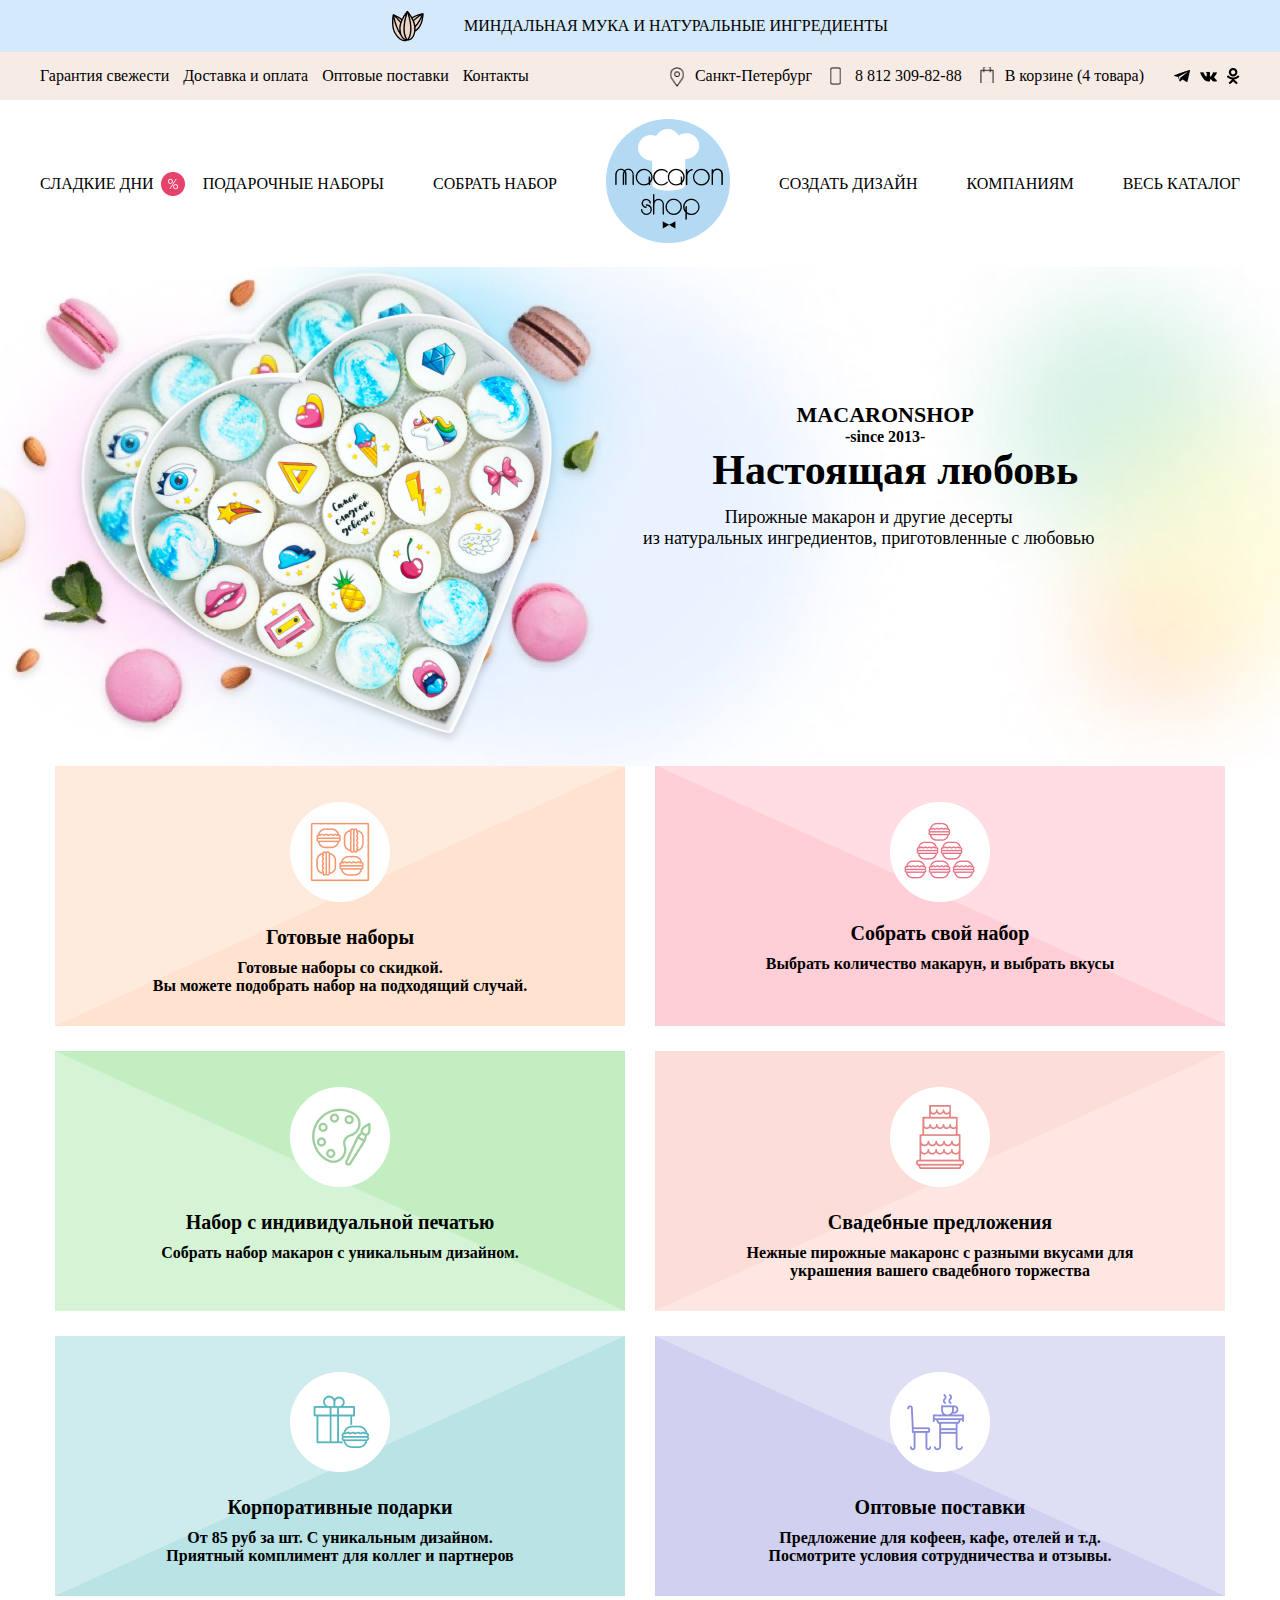
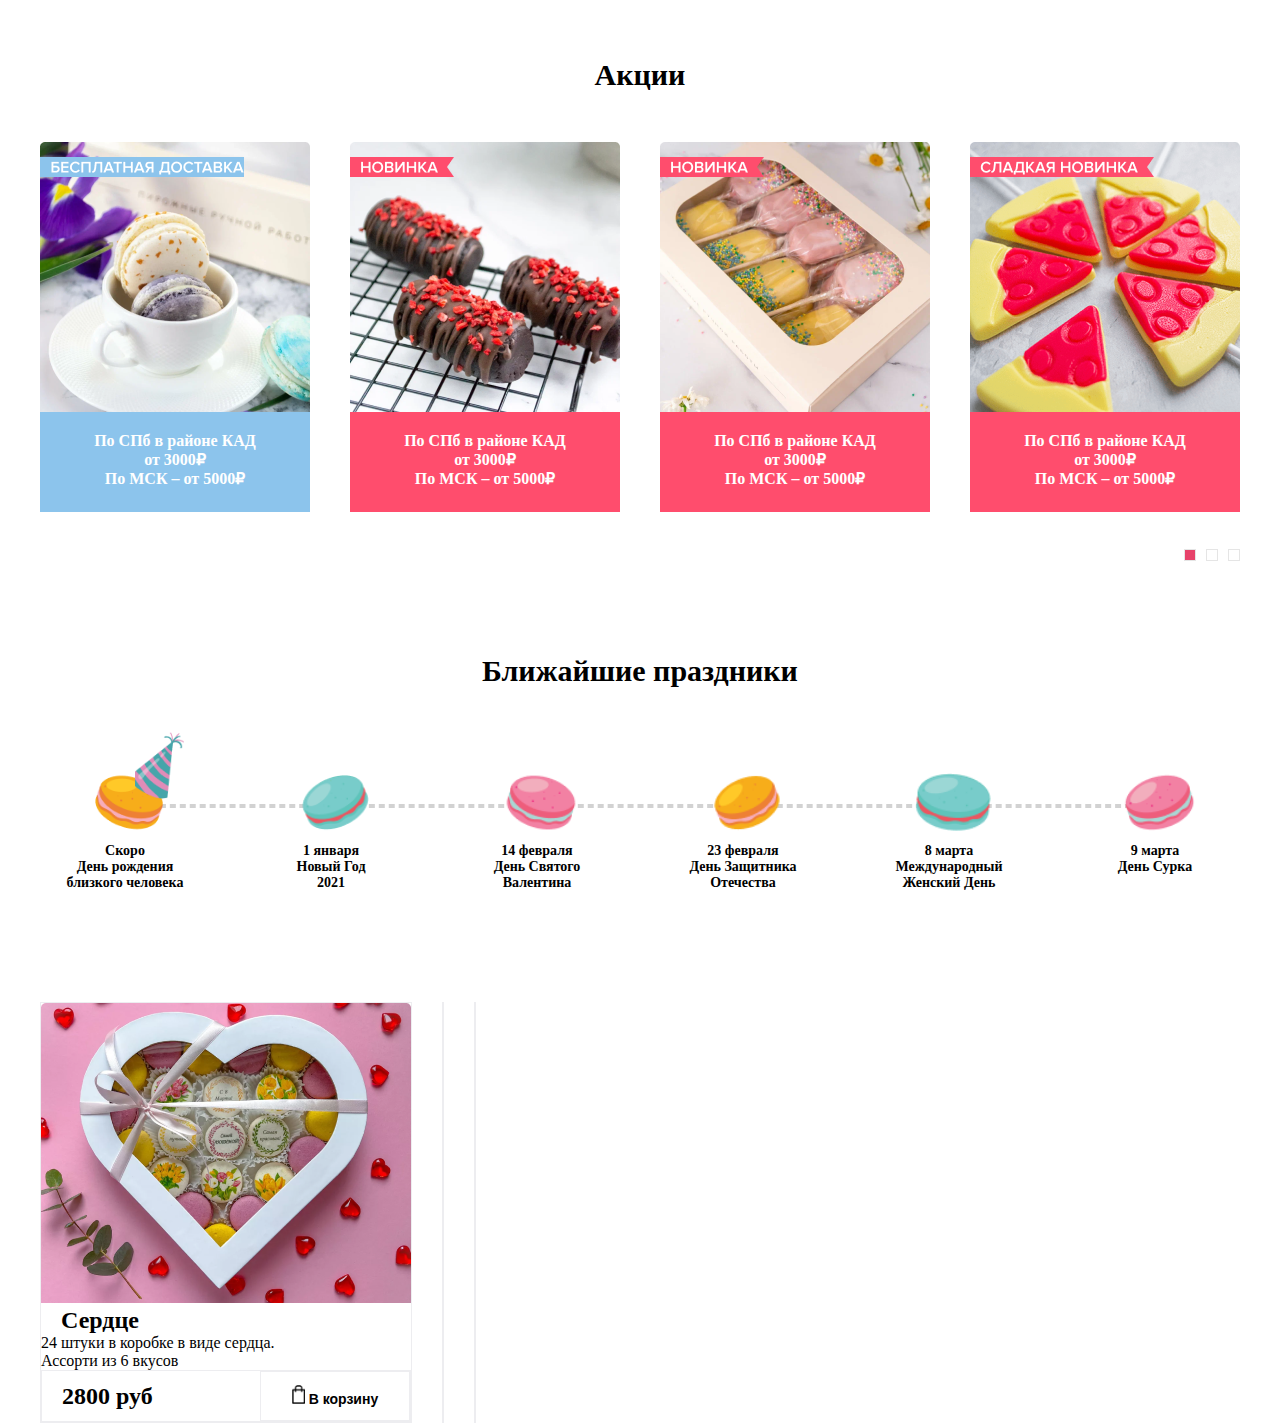
<file: index.html>
<!DOCTYPE html>
<html lang="en">
<head>
    <meta charset="UTF-8">
    <meta name="viewport" content="width=device-width, initial-scale=1.0">
    <title>Macaron shop</title>
    <link rel="stylesheet" href="style.css">
</head>
<body>
    <header class="header">
        <div class="header__top">
            <div class="container">
                <img src="image/Group 108.png" alt="">
                <p>МИНДАЛЬНАЯ МУКА И НАТУРАЛЬНЫЕ ИНГРЕДИЕНТЫ</p>
            </div>
        </div>
        <div class="header__center">
            <div class="container">
                <ul class="center__left">
                    <li>Гарантия свежести</li>
                    <li>Доставка и оплата</li>
                    <li>Оптовые поставки</li>
                    <li>Контакты</li>
                </ul>
                <div class="center__right">
                    <ul>
                        <li>Санкт-Петербург</li>
                        <li>8 812 309-82-88</li>
                        <li>В корзине (4 товара)</li>
                    </ul>
                    <div class="center__image">
                        <img src="image/Vector (52).png" alt="">
                        <img src="image/Vector (53).png" alt="">
                        <img src="image/Group (27).png" alt="">
                    </div>
                </div>
            </div>
        </div>
        <div class="header__bottom">
            <div class="container">
                <ul>
                    <li>СЛАДКИЕ ДНИ</li>
                    <li>подарочные наборы</li>
                    <li>Собрать набор</li>
                    <li><img src="image/лого (2).png" alt=""></li>
                    <li>Создать дизайн</li>
                    <li>КОМПАНИЯМ</li>
                    <li>ВЕСЬ КАТАЛОГ</li>
                    
                </ul>
            </div>
        </div>
    </header>
    <main>
        <section class="Macaron">
            <div class="container">
                <div class="box__info">
                    <div class="left__box">
                        <img src="image/sweete.png" alt="">
                    </div>
                    <div class="right__box">
                        <div class="since">
                            <h2>MACARONSHOP</h2>
                            <h5>-since 2013-</h5>
                        </div>
                        <div class="text">
                            <h2>Настоящая любовь</h2>
                            <p>Пирожные макарон и другие десерты <br> из натуральных ингредиентов, приготовленные с любовью</p>
                        </div>
                    </div>
                </div>
            </div>
        </section>
        <section class="macaron__box">
            <div class="container">
                <div class="cookies_info">
                    <div class="left_box">
                        <div class="cookies">
                            <img src="image/Group 125.png" alt="">
                            <h4>Готовые наборы</h4>
                            <p>Готовые наборы со скидкой. <br> Вы можете подобрать набор на подходящий случай.</p>
                        </div>
                        <div class="cookies_1">
                            <img src="image/Group 124.png" alt="">
                            <h4>Набор с индивидуальной печатью</h4>
                            <p>Собрать набор макарон с уникальным дизайном. </p>
                        </div>
                        <div class="cookies_2">
                            <img src="image/Group 131.png" alt="">
                            <h4>Корпоративные подарки</h4>
                            <p>От 85 руб за шт. С уникальным дизайном. <br>Приятный комплимент для коллег и партнеров</p>
                        </div>
                    </div>
                    <div class="right_box">
                        <div class="sweet">
                            <img src="image/Group 122.png" alt="">
                            <h4>Собрать свой набор</h4>
                            <p>Выбрать количество макарун, и выбрать вкусы</p>
                        </div>
                        <div class="sweet_1">
                            <img src="image/Group 123.png" alt="">
                            <h4>Свадебные предложения</h4>
                            <p>Нежные пирожные макаронс с разными вкусами для <br> украшения вашего свадебного торжества</p>
                        </div>
                        <div class="sweet_2">
                            <img src="image/Group 130.png" alt="">
                            <h4>Оптовые поставки</h4>
                            <p>Предложение для кофеен, кафе, отелей и т.д. <br>
                                Посмотрите условия сотрудничества и отзывы.</p>
                        </div>
                    </div>
                </div>
                <div class="sale">
                    <h4>Акции</h4>
                </div>
            </div>
        </section>
        <section class="sell">
            <div class="container">
                <div class="biscuits">
                    <div class="card">
                    </div>
                    <div class="card1"></div>
                    <div class="card2"></div>
                    <div class="card3"></div>
                </div>
                <div class="info_1">
                    <div class="box">
                        <p>По СПб в районе КАД <br>  от 3000₽ <br>По МСК – от 5000₽</p>
                    </div>
                    <div class="box1">
                        <p>По СПб в районе КАД <br>  от 3000₽ <br>По МСК – от 5000₽</p>
                    </div>
                    <div class="box1">
                        <p>По СПб в районе КАД <br>  от 3000₽ <br>По МСК – от 5000₽</p>
                    </div>
                    <div class="box1">
                        <p>По СПб в районе КАД <br>  от 3000₽ <br>По МСК – от 5000₽</p>
                    </div>
                </div> 
                <div class="square">
                    <div class="square1"></div>
                    <div class="square1"></div>
                    <div class="square1"></div>
                </div>
            </div>
        </section>
        <section class="holiday">
            <div class="container">
                <div class="holiday1">
                    <div class="holiday_name">
                        <h2>Ближайшие праздники</h2>
                    </div>
                    <div class="holiday_line"></div>
                    <div class="info_holiday">
                        <div class="holiday2">
                            <p>Скоро <br>День рождения <br> близкого человека </p>
                        </div>
                        <div class="holiday3">
                            <p>1 января <br>Новый Год <br>2021</p>
                        </div>
                        <div class="holiday4">
                            <p>14 февраля <br>День Святого <br>Валентина</p>
                        </div>
                        <div class="holiday5">
                            <p>23 февраля <br>День Защитника <br>Отечества</p>
                        </div>
                        <div class="holiday6">
                            <p>8 марта <br>Международный <br>Женский День</p>
                        </div>
                        <div class="holiday7">
                            <p>9 марта <br>День Сурка</p>
                        </div>
                    </div>
                </div>
            </div>
        </section>
        <section class="popular">
            <div class="container">
                <div class="popular_box">
                    <div class="popular_top">
                        <img src="image/heard.png" class="heard" alt="">
                        <h2> Сердце</h2>
                        <p>24 штуки в коробке в виде сердца. <br>
                            Ассорти из 6 вкусов </p>
                        <div class="popular_price">
                            <h2>2800 руб</h2>
                            <button>
                                <img src="image/bag.png" alt=""> В корзину
                            </button>
                        </div>
                    </div>
                    <div class="popular_top"></div>
                    <div class="popular_top"></div>
                </div>
            </div>
        </section>
    </main>
    <footer></footer>
</body>
</html>
</file>
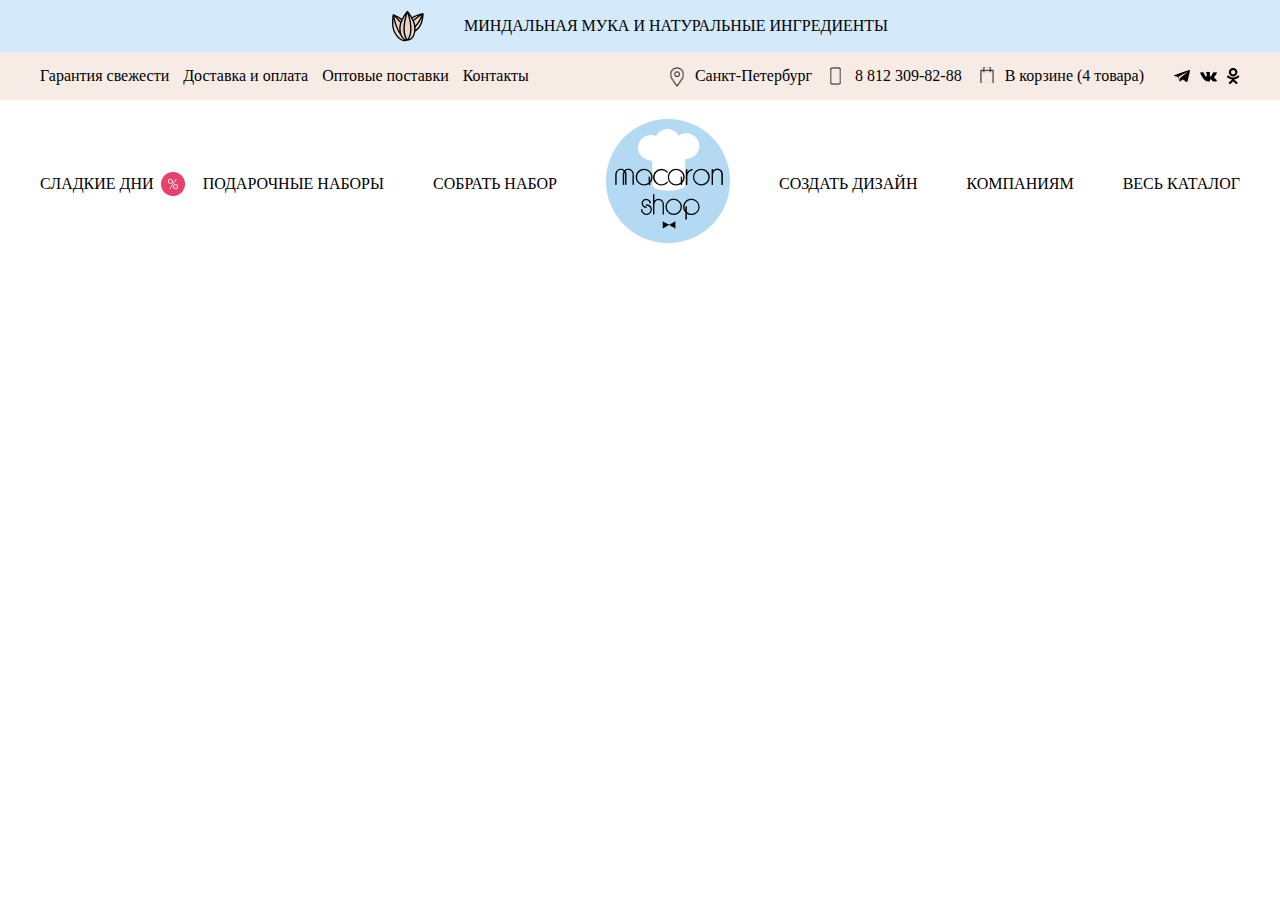
<file: macaron shop/index.html>
<!DOCTYPE html>
<html lang="en">
<head>
    <meta charset="UTF-8">
    <meta name="viewport" content="width=device-width, initial-scale=1.0">
    <title>Macaron shop</title>
    <link rel="stylesheet" href="style.css">
</head>
<body>
    <header class="header">
        <div class="header__top">
            <div class="container">
                <img src="image/Group 108.png" alt="">
                <p>МИНДАЛЬНАЯ МУКА И НАТУРАЛЬНЫЕ ИНГРЕДИЕНТЫ</p>
            </div>
        </div>
        <div class="header__center">
            <div class="container">
                <ul class="center__left">
                    <li>Гарантия свежести</li>
                    <li>Доставка и оплата</li>
                    <li>Оптовые поставки</li>
                    <li>Контакты</li>
                </ul>
                <div class="center__right">
                    <ul>
                        <li>Санкт-Петербург</li>
                        <li>8 812 309-82-88</li>
                        <li>В корзине (4 товара)</li>
                    </ul>
                    <div class="center__image">
                        <img src="image/Vector (52).png" alt="">
                        <img src="image/Vector (53).png" alt="">
                        <img src="image/Group (27).png" alt="">
                    </div>
                </div>
            </div>
        </div>
        <div class="header__bottom">
            <div class="container">
                <ul>
                    <li>СЛАДКИЕ ДНИ</li>
                    <li>подарочные наборы</li>
                    <li>Собрать набор</li>
                    <li><img onclick="showPopup()" src="image/лого (2).png" alt=""></li>
                    <li>Создать дизайн</li>
                    <li>КОМПАНИЯМ</li>
                    <li>ВЕСЬ КАТАЛОГ</li>
                    
                </ul>
            </div>
            <div class="popup">
                <input type="text" placeholder="Введите фио">
                <input type="text" placeholder="Адрес">
                <button>Заказать</button>
                <h2 onclick="showPopup()" class="close">x</h2>
            </div>
        </div>
    </header>
    <main></main>
    <footer></footer>
    


    <script src="js.js"></script>
</body>
</html>
</file>
<file: style.css>
*{
    margin: 0;
    padding: 0;
    box-sizing: border-box;
    list-style: none;
}
mai{
    background-color: #E5E5E5;
}
.container{
    max-width: 1200px;
    margin: 0 auto;
}
.header__top .container{
   display: flex;
   align-items: center;
   justify-content: center; 
   column-gap: 40px;
}
.header__top{
    background: #D4E9F9;
    padding: 10px 0; 
}
.header__center{
    background: #F7EBE5;
    padding: 15px 0;
}
.header__center .container{
    display: flex;
    justify-content: space-between;
}
.header__center ul{
    display: flex;
    column-gap: 43px;

}
.header__center .center__left{
    column-gap: 14px;
}
.center__right{
    display: flex;
    column-gap: 30px;
}
.center__right ul li{
    position: relative;
}
.center__right ul li:nth-child(1)::before{
    content: '';
    display: block;
    width: 14px;
    height: 20px;
    position: absolute;
    background: url(image/Vector\ \(55\).png)center/cover no-repeat;
    left: -25px;
}
.center__right ul li:nth-child(2)::before{
    content: '';
    display: block;
    width: 11px;
    height: 18px;
    position: absolute;
    background: url(image/Vector\ \(54\).png)center/cover no-repeat;
    left: -25px;
}
.center__right ul li:nth-child(3)::before{
    content: '';
    display: block;
    width: 14px;
    height: 16px;
    position: absolute;
    background: url(image/Group\ 3.png)center/cover no-repeat;
    left: -25px;
}
.center__image{
    display: flex;
    column-gap: 10px;
    align-items: center;
}
.header__bottom{
    padding: 19px 17px;
}
.header__bottom ul{
    display: flex;
    justify-content: space-between;
    align-items: center;
    text-transform: uppercase;
}
.header__bottom ul li:nth-child(1){
    position: relative;
}
.header__bottom ul li:nth-child(1)::after{
    content: '';
    width: 24px;
    height: 24px;
    display: block;
    background: url(image/Group\ 32.png);
    position: absolute;
    right: -31px;
    top: 50%;
    transform: translateY(-50%);
}
.Macaron{
    background: url(image/picture-macaron2.jpg)center/cover no-repeat;
    background-size: auto;
}
.box__info{
    display: flex;
    /* background: url(image/picture-macaron.jpg)center/cover no-repeat; */
}
.left__box{
    padding: 39px 0 13px 80px;
}
.right__box{
    text-align: center;
}
.since{
    font-size: 22px;
    font-weight: 600;
}
.text p{
    padding: 13px;
    font-size: 18px;
    font-weight: 400;
    padding-left: 80px;
}
.text h2{
    font-size: 42px;
    font-weight: 600;
    padding-left: 120px;
}
.since h2 {
    font-size: 22px;
    font-weight: 600;
    padding: 135px 0 0 100px ;
}
.since h5{
    font-size: 16px;
    font-weight: 600;
    padding-left: 100px;
}
.cookies_info{
    display: flex;
    justify-content: space-around;
}
.left_box{
    display: flex;
    flex-direction: column;
    padding-bottom: 37px;
    text-align: center;
}
.cookies{
    background: url(image/Group\ 188.png) center/cover no-repeat;
    width: 570px;
    height: 260px;
    margin-bottom: 25px;
    text-align: center;
}
.right_box{
    text-align: center;
}
.left_box img{
    height: 100px;
    width: 100px;
    margin: 36px 235px 20px;
}
.cookies_1{
    background: url(image/Group\ 190.png);
    width: 570px;
    height: 260px;
    margin-bottom: 25px;
}
.cookies_2{
    background: url(image/Group\ 192.png);
    width: 570px;
    height: 260px;
    margin-bottom: 25px;
}
.left_box h4{
    font-size: 20px;
    font-weight: 600;
    padding-bottom: 10px;
}
.left_box p{
    font-size: 16px;
    font-weight: 600;
}
.sweet{
    display: flex;
    flex-direction: column;
    width: 570px;
    height: 260px;
    background: url(image/Group\ 189.png)center/cover no-repeat;
    margin-bottom: 25px;
}
.sweet_1{
    width: 570px;
    height: 260px;
    background: url(image/Group\ 191.png)center/cover no-repeat;
    margin-bottom: 25px;
}
.sweet_2{
    width: 570px;
    height: 260px;
    background: url(image/Group\ 193.png)center/cover no-repeat;
    margin-bottom: 25px;
}
.right_box img{
    height: 100px;
    width: 100px;
    margin: 36px 235px 20px;
}
.right_box h4{
    font-size: 20px;
    font-weight: 600;
    padding-bottom: 10px;
}
.right_box p{
    font-size: 16px;
    font-weight: 600;
}
.sale h4{
    text-align: center;
    font-size: 30px;
    font-weight: 600;
    padding-bottom: 50px;
}
.biscuits{
    display: flex;
    justify-content: space-between;
}
.card {
    background: url(image/Rectangle\ 172.png)center/cover no-repeat;
    height: 270px;
    width: 270px;
    position: relative;
}
.card::before{
    content:'';
    position: absolute;
    display: block;
    background: url(image/Frame\ 385.png);
    height: 20px;
    width: 204px;
    top: 15px;
}
.card1{
    background: url(image/Rectangle\ 172\ \(1\).png)center/cover no-repeat;
    height: 270px;
    width: 270px;
    position: relative;
}
.card1::before{
    content:'';
    position: absolute;
    display: block;
    background: url(image/Frame\ 385\ \(1\).png) no-repeat;
    height: 20px;
    width: 204px;
    top: 15px;
}
.card2{
    background: url(image/Rectangle\ 172\ \(3\).png)center/cover no-repeat;
    height: 270px;
    width: 270px;
    position: relative;
}
.card2::before{
    content:'';
    position: absolute;
    display: block;
    background: url(image/Frame\ 385\ \(1\).png)no-repeat;
    height: 20px;
    width: 204px;
    top: 15px;
}
.card3{
    background: url(image/Rectangle\ 172\ \(4\).png)center/cover no-repeat;
    height: 270px;
    width: 270px;
    position: relative;
}
.card3::before{
    content:'';
    position: absolute;
    display: block;
    background: url(image/Frame\ 385\ \(2\).png)no-repeat;
    height: 20px;
    width: 204px;
    top: 15px;
}
.info_1{
    display: flex;
    justify-content: space-between;
    margin-bottom: 37px;
}
.box{
    width: 270px;
    height: 100px;
    background-color: #8CC4EC;
    text-align: center;
    padding: 20px 20px 30px;
    color: white;
    font-size: 16px;
    font-weight: 600;
}
.box1 {
    width: 270px;
    height: 100px;
    background-color: #FF4D6D;
    text-align: center;
    padding: 20px 20px 30px;
    color: white;
    font-size: 16px;
    font-weight: 600;
}
.square{
    display: flex;
    column-gap: 10px;
    justify-content: right;
    margin-bottom: 93px;
}
.square1{
    height: 12px;
    width: 12px;
    background-color: #ffff;
    border: solid 1px #e5e5e5;
}
.square :first-child{
    background-color: #E7426A;
}
.holiday_name h2{
    text-align: center;
    font-size: 30px;
    font-weight: 600;
    margin-bottom: 116px;
}
.info_holiday{
    margin-bottom: 108px;
    display: flex;
    justify-content: space-between;
}

.holiday2 {
    width: 170px;
    height: 51px;
    text-align: center;
    font-size: 14px;
    font-weight: 700;
    position: relative;
}
.holiday3 {
    width: 170px;
    height: 51px;
    text-align: center;
    font-size: 14px;
    font-weight: 600;
    position: relative;
}
.holiday3::before{
    content:'';
    position: absolute;
    background: url(image/Frame\ \(1\).png) center/cover no-repeat;
    width: 79px;
    height: 59px;
    top: -70px;
    left: 50px;
}
.holiday4 {
    width: 170px;
    height: 51px;
    text-align: center;
    font-size: 14px;
    font-weight: 600;
    position: relative;
}
.holiday4::before{
    content:'';
    position: absolute;
    background: url(image/Frame\ \(2\).png) center/cover no-repeat;
    width: 79px;
    height: 59px;
    top: -70px;
    left: 50px;
}
.holiday5 {
    width: 170px;
    height: 51px;
    text-align: center;
    font-size: 14px;
    font-weight: 600;
    position: relative;
}
.holiday5::before{
    content:'';
    position: absolute;
    background: url(image/Frame\ \(3\).png) center/cover no-repeat;
    width: 79px;
    height: 59px;
    top: -70px;
    left: 50px;
}
.holiday6 {
    width: 170px;
    height: 51px;
    text-align: center;
    font-size: 14px;
    font-weight: 600;
    position: relative;
}
.holiday6::before{
    content:'';
    position: absolute;
    background: url(image/Frame\ \(4\).png) center/cover no-repeat;
    width: 79px;
    height: 59px;
    top: -70px;
    left: 50px;
}
.holiday7 {
    width: 170px;
    height: 51px;
    text-align: center;
    font-size: 14px;
    font-weight: 600;
    position: relative;
}
.holiday7::before{
    content:'';
    position: absolute;
    background: url(image/Frame\ \(5\).png) center/cover no-repeat;
    width: 79px;
    height: 59px;
    top: -70px;
    left: 50px;
}
.holiday_line{
    width: 1001px;
    border: 2px dashed #d2d2d2;
    margin: 0 auto 35px;
}
.holiday2::before{
    content:'';
    position: absolute;
    background: url(image/biscuits.png) center/cover no-repeat;
    width: 79px;
    height: 59px;
    top: -70px;
    left: 50px;
}
.holiday2::after{
    content: '';
    position: absolute;
    background: url(image/hat.png) center/cover no-repeat;
    height: 82px;
    width: 53px;
    bottom: 90px;
    left: 95px;
}
.popular_box{
    display: flex;
    column-gap: 30px;
}
.popular_top{
    border: 1px solid #ededf0;
    padding-left: ;
}
.popular_top h2{
    padding-left: 20px;
}
.popular_top img{
    width: 370px;
    height: 300px;
}
.popular_price{
    border: 1px solid #ededf0;
    width: 370px;
    display: flex;
    justify-content: space-between;
    align-items: center;  
}
.popular_price button{
    width: 150px;
    height: 50px;
    border: 1px solid #ededf0;
    background-color: #ffff;
    font-size: 14px;
    font-weight: 600;
}

.popular_price img{
    width: 13px;
    height: 19px;
}
</file>
<file: macaron shop/style.css>
*{
    margin: 0;
    padding: 0;
    box-sizing: border-box;
    list-style: none;
}
.container{
    max-width: 1200px;
    margin: 0 auto;
}
.header__top .container{
   display: flex;
   align-items: center;
   justify-content: center; 
   column-gap: 40px;
}
.header__top{
    background: #D4E9F9;
    padding: 10px 0; 
}
.header__center{
    background: #F7EBE5;
    padding: 15px 0;
}
.header__center .container{
    display: flex;
    justify-content: space-between;
}
.header__center ul{
    display: flex;
    column-gap: 43px;
}
.header__center .center__left{
    column-gap: 14px;
}
.center__right{
    display: flex;
    column-gap: 30px;
}
.center__right ul li{
    position: relative;
}
.center__right ul li:nth-child(1)::before{
    content: '';
    display: block;
    width: 14px;
    height: 20px;
    position: absolute;
    background: url(image/Vector\ \(55\).png)center/cover no-repeat;
    left: -25px;
}
.center__right ul li:nth-child(2)::before{
    content: '';
    display: block;
    width: 11px;
    height: 18px;
    position: absolute;
    background: url(image/Vector\ \(54\).png)center/cover no-repeat;
    left: -25px;
}
.center__right ul li:nth-child(3)::before{
    content: '';
    display: block;
    width: 14px;
    height: 16px;
    position: absolute;
    background: url(image/Group\ 3.png)center/cover no-repeat;
    left: -25px;
}
.center__image{
    display: flex;
    column-gap: 10px;
    align-items: center;
}
.header__bottom{
    padding: 19px 17px;
    position: relative;
}
.header__bottom ul{
    display: flex;
    justify-content: space-between;
    align-items: center;
    text-transform: uppercase;
}
.header__bottom ul li:nth-child(1){
    position: relative;
}
.header__bottom ul li:nth-child(1)::after{
    content: '';
    width: 24px;
    height: 24px;
    display: block;
    background: url(image/Group\ 32.png);
    position: absolute;
    right: -31px;
    top: 50%;
    transform: translateY(-50%);
}
.popup{
    width: 250px;
    background: khaki;
    height: 300px;
    padding: 15px 20px;
    text-align: center;
    display: none;
    position: absolute;
    left: 50%;
}
.popup.active{
    display: block;
}
.popup input{
    width: 100%;
    height: 50px;
    font-size: 20px;
    padding-left: 20px;
    margin-top: 30px;
}
.popup button{
    width: 70%;
    height: 60px;
    background: green;
    color: wheat;
    font-size: 22px;
    border: none;
    border-radius: 10px;
    margin-top: 20px;
}
.close{
    color: red;
    padding-bottom: 4px;
    width: 20px;
    height: 20px;
    display: flex;
    justify-content: center;
    align-items: center;
    background: white;
    position: absolute;
    top: 10px;
    right: 15px;
}
.close:hover{
    background: red;
    color: white;
    cursor: pointer;
}
</file>
